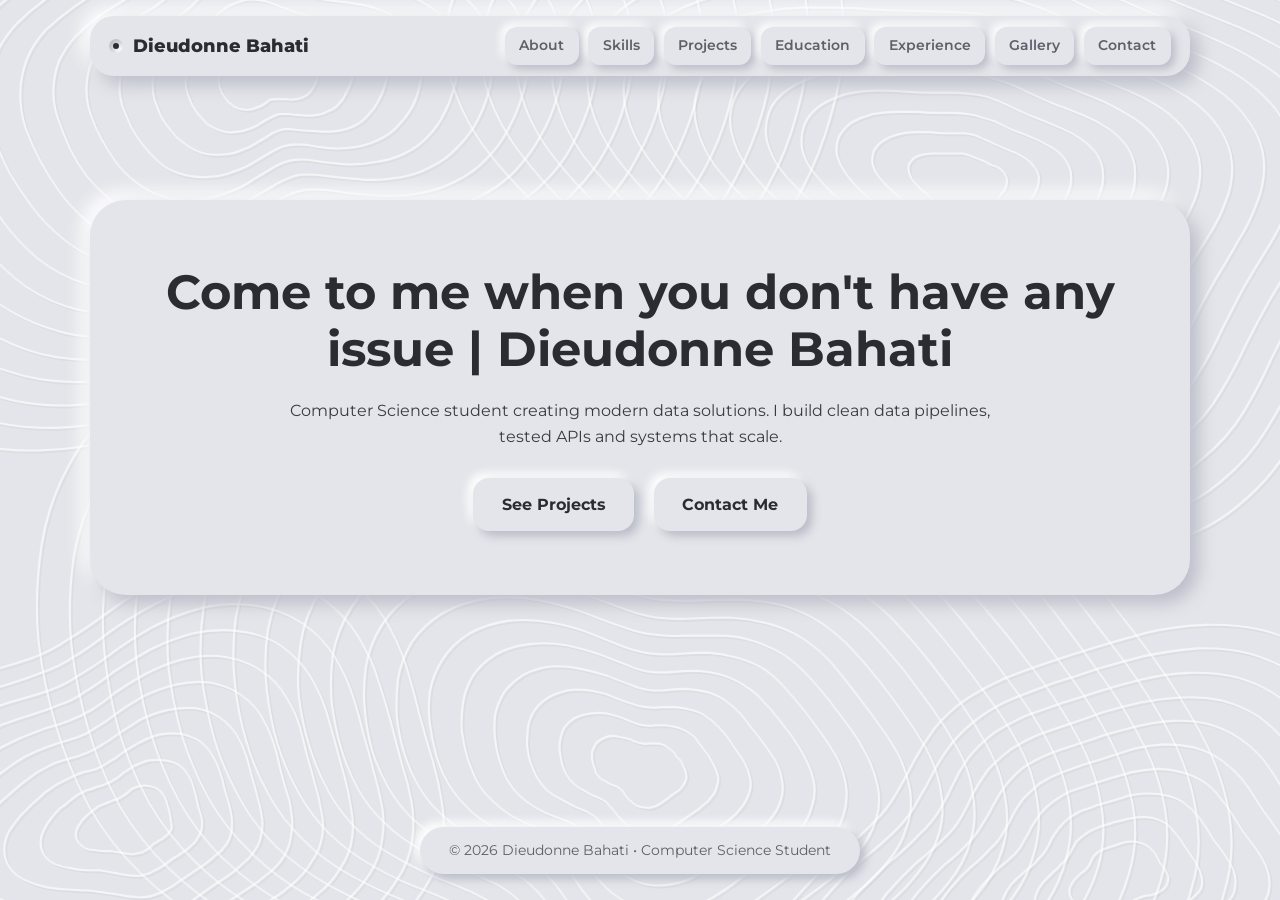
<file: index.html>
<!DOCTYPE html>
<html lang="en">
<head>
  <meta charset="UTF-8" />
  <meta name="viewport" content="width=device-width, initial-scale=1.0" />
  <title>Dieudonne Bahati • Portfolio</title>
  <link rel="preconnect" href="https://fonts.googleapis.com" />
    <link rel="preconnect" href="https://fonts.gstatic.com" crossorigin />
    <link rel="stylesheet" href="https://fonts.googleapis.com/css2?family=Montserrat:wght@400..800&display=swap" />
  <link rel="stylesheet" href="static/styles.css" />
</head>
<body>
  <header class="site-header">
    <div class="container header-inner">
      <a href="#hero" class="logo" aria-label="Dieudonne Bahati home">
        <span class="logo-dot"></span>
        Dieudonne Bahati
      </a>
      <nav class="main-nav" id="mainNav">
        <a href="pages/about.html">About</a>
        <a href="pages/skills.html">Skills</a>
        <a href="pages/projects.html">Projects</a>
        <a href="pages/education.html">Education</a>
        <a href="pages/experience.html">Experience</a>
        <a href="pages/gallery.html">Gallery</a>
        <a href="pages/contact.html">Contact</a>
      </nav>
      <button class="mobile-toggle" id="menuBtn" aria-label="Toggle navigation">
        <svg xmlns="http://www.w3.org/2000/svg" viewBox="0 0 24 24" width="22" height="22" stroke="currentColor" stroke-width="2" stroke-linecap="round" stroke-linejoin="round" fill="none">
          <path d="M3 12h18M3 6h18M3 18h18" />
        </svg>
      </button>
    </div>
  </header>

  <main>
    <section id="hero" class="section hero-section">
      <div class="container">
       <h1>Come to me when you don't have any issue | Dieudonne Bahati</h1>
        <p>Computer Science student creating modern data solutions. I build clean data pipelines, tested APIs and systems that scale.</p>
        <div class="hero-buttons">
          <a href="pages/projects.html" class="btn">See Projects</a>
          <a href="pages/contact.html" class="btn btn-alt">Contact Me</a>
        </div>
      </div>
    </section>
  </main>

  <footer class="site-footer">
    <div class="container">© 2026 Dieudonne Bahati • Computer Science Student</div>
  </footer>

<script src="static/main.js"></script>
</body>
</html>
</file>
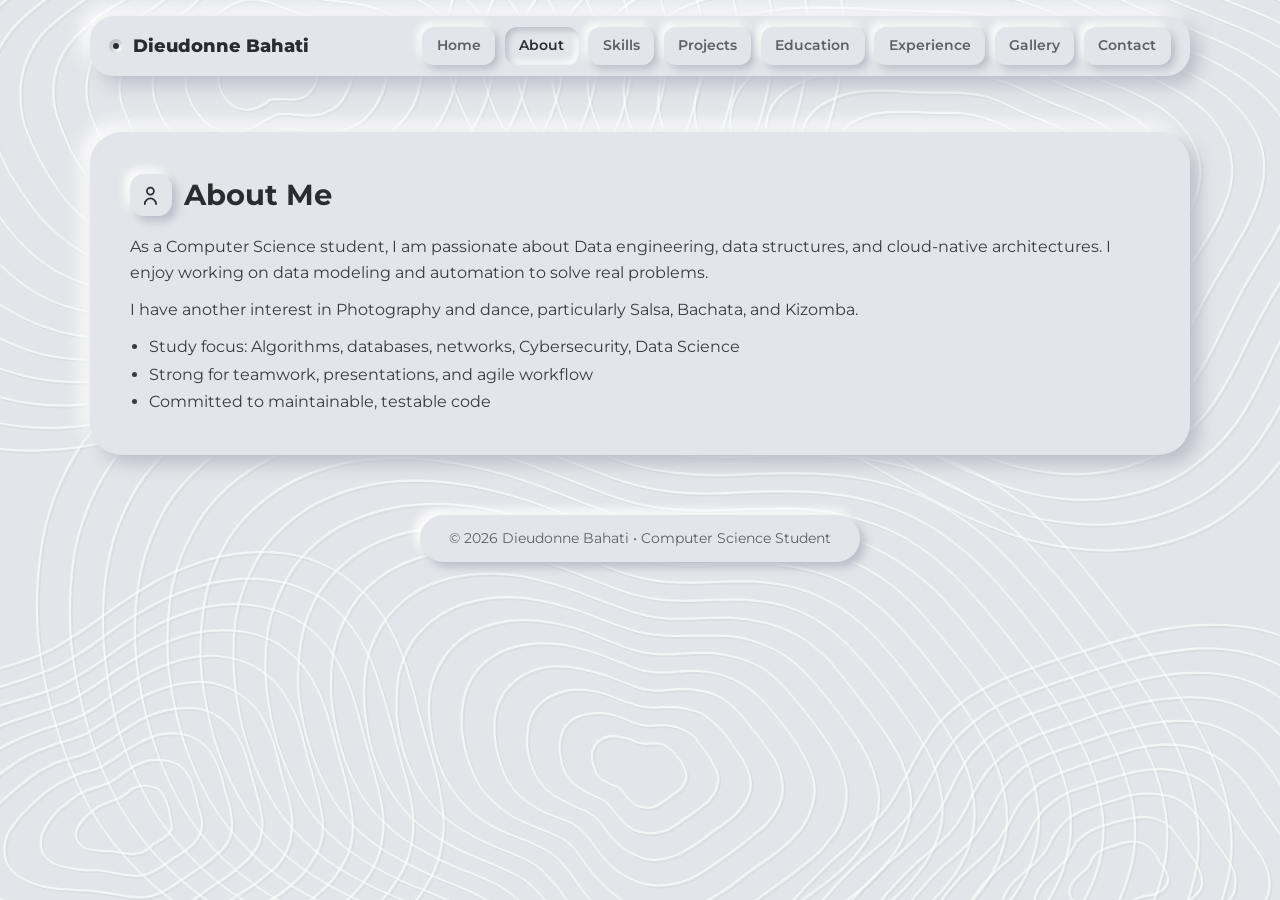
<file: pages/about.html>
<!DOCTYPE html>
<html lang="en">
<head>
    <meta charset="UTF-8">
    <meta name="viewport" content="width=device-width, initial-scale=1.0">
    <title>About</title>
    <link rel="preconnect" href="https://fonts.googleapis.com" />
    <link rel="preconnect" href="https://fonts.gstatic.com" crossorigin />
    <link rel="stylesheet" href="https://fonts.googleapis.com/css2?family=Montserrat:wght@400..800&display=swap" />
    <link rel="stylesheet" href="../static/styles.css" />
</head>
<body>

  <header class="site-header">
    <div class="container header-inner">
      <a href="#hero" class="logo" aria-label="Dieudonne Bahati home">
        <span class="logo-dot"></span>
        Dieudonne Bahati
      </a>
      <nav class="main-nav" id="mainNav">
        <a href="../index.html">Home</a>
        <a href="about.html">About</a>
        <a href="skills.html">Skills</a>
        <a href="projects.html">Projects</a>
        <a href="education.html">Education</a>
        <a href="experience.html">Experience</a>
        <a href="gallery.html">Gallery</a>
        <a href="contact.html">Contact</a>
      </nav>
      <button class="mobile-toggle" id="menuBtn" aria-label="Toggle navigation">
        <svg xmlns="http://www.w3.org/2000/svg" viewBox="0 0 24 24" width="22" height="22" stroke="currentColor" stroke-width="2" stroke-linecap="round" stroke-linejoin="round" fill="none">
          <path d="M3 12h18M3 6h18M3 18h18" />
        </svg>
      </button>
    </div>
  </header>

    <section id="about" class="section">
      <div class="container section-inner">
        <h2><span class="icon-wrapper"><svg viewBox="0 0 24 24" fill="none" stroke="currentColor" stroke-width="2" stroke-linecap="round" stroke-linejoin="round"><circle cx="12" cy="7" r="4" /><path d="M5.5 22a6.5 6.5 0 0113 0" /></svg></span>About Me</h2>
        <p>As a Computer Science student, I am passionate about Data engineering, data structures, and cloud-native architectures. I enjoy working on data modeling and automation to solve real problems.</p>
        <p>I have another interest in Photography and dance, particularly Salsa, Bachata, and Kizomba.</p>
        <ul>
          <li>Study focus: Algorithms, databases, networks, Cybersecurity, Data Science</li>
          <li>Strong for teamwork, presentations, and agile workflow</li>
          <li>Committed to maintainable, testable code</li>
        </ul>
      </div>
    </section>

  <footer class="site-footer">
    <div class="container">© 2026 Dieudonne Bahati • Computer Science Student</div>
  </footer>
<script src="../static/main.js"></script>
</body>
</html>
</file>
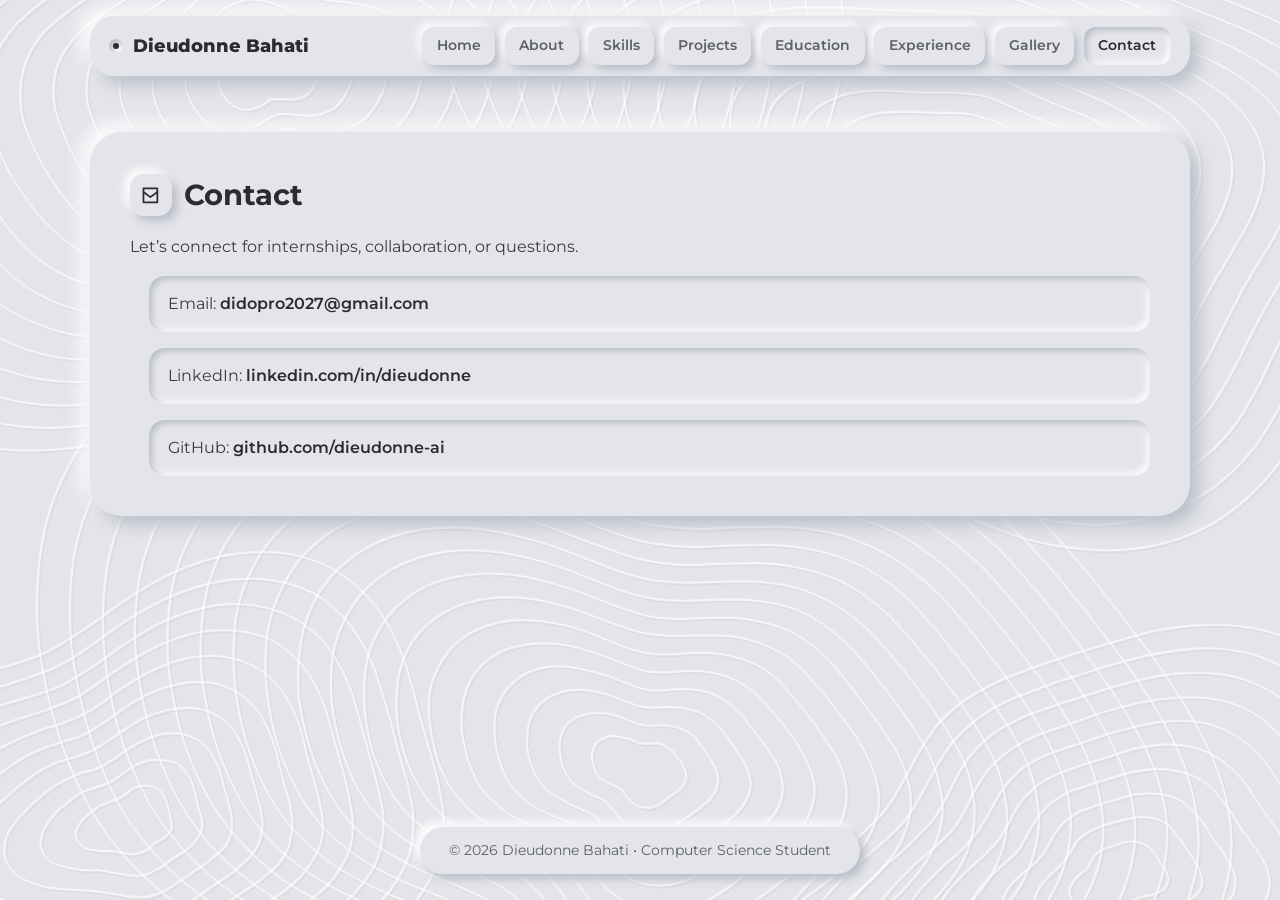
<file: pages/contact.html>
<!DOCTYPE html>
<html lang="en">
<head>
    <meta charset="UTF-8">
    <meta name="viewport" content="width=device-width, initial-scale=1.0">
    <title>Contact</title>
    <link rel="preconnect" href="https://fonts.googleapis.com" />
    <link rel="preconnect" href="https://fonts.gstatic.com" crossorigin />
    <link rel="stylesheet" href="https://fonts.googleapis.com/css2?family=Montserrat:wght@400..800&display=swap" />
    <link rel="stylesheet" href="../static/styles.css" />
</head>
<body>

  <header class="site-header">
    <div class="container header-inner">
      <a href="#hero" class="logo" aria-label="Dieudonne Bahati home">
        <span class="logo-dot"></span>
        Dieudonne Bahati
      </a>
      <nav class="main-nav" id="mainNav">
        <a href="../index.html">Home</a>
        <a href="about.html">About</a>
        <a href="skills.html">Skills</a>
        <a href="projects.html">Projects</a>
        <a href="education.html">Education</a>
        <a href="experience.html">Experience</a>
        <a href="gallery.html">Gallery</a>
        <a href="contact.html">Contact</a>
      </nav>
      <button class="mobile-toggle" id="menuBtn" aria-label="Toggle navigation">
        <svg xmlns="http://www.w3.org/2000/svg" viewBox="0 0 24 24" width="22" height="22" stroke="currentColor" stroke-width="2" stroke-linecap="round" stroke-linejoin="round" fill="none">
          <path d="M3 12h18M3 6h18M3 18h18" />
        </svg>
      </button>
    </div>
  </header>

        <main>
    <section id="contact" class="section contact-section">
      <div class="container section-inner">
        <h2><span class="icon-wrapper"><svg viewBox="0 0 24 24" fill="none" stroke="currentColor" stroke-width="2" stroke-linecap="round" stroke-linejoin="round"><path d="M4 4h16v16H4z" /><path d="M4 8l8 6 8-6" /></svg></span>Contact</h2>
        <p>Let’s connect for internships, collaboration, or questions.</p>
        <ul class="contact-list">
          <li>Email: <a href="mailto:didopro2027@gmail.com">didopro2027@gmail.com</a></li>
          <li>LinkedIn: <a href="https://linkedin.com/in/dieudonne" target="_blank" rel="noopener noreferrer">linkedin.com/in/dieudonne</a></li>
          <li>GitHub: <a href="https://github.com/dieudonne-ai" target="_blank" rel="noopener noreferrer">github.com/dieudonne-ai</a></li>
        </ul>
      </div>
    </section>
  </main>

  <footer class="site-footer">
    <div class="container">© 2026 Dieudonne Bahati • Computer Science Student</div>
  </footer>
<script src="../static/main.js"></script>
</body>
</html>
</file>
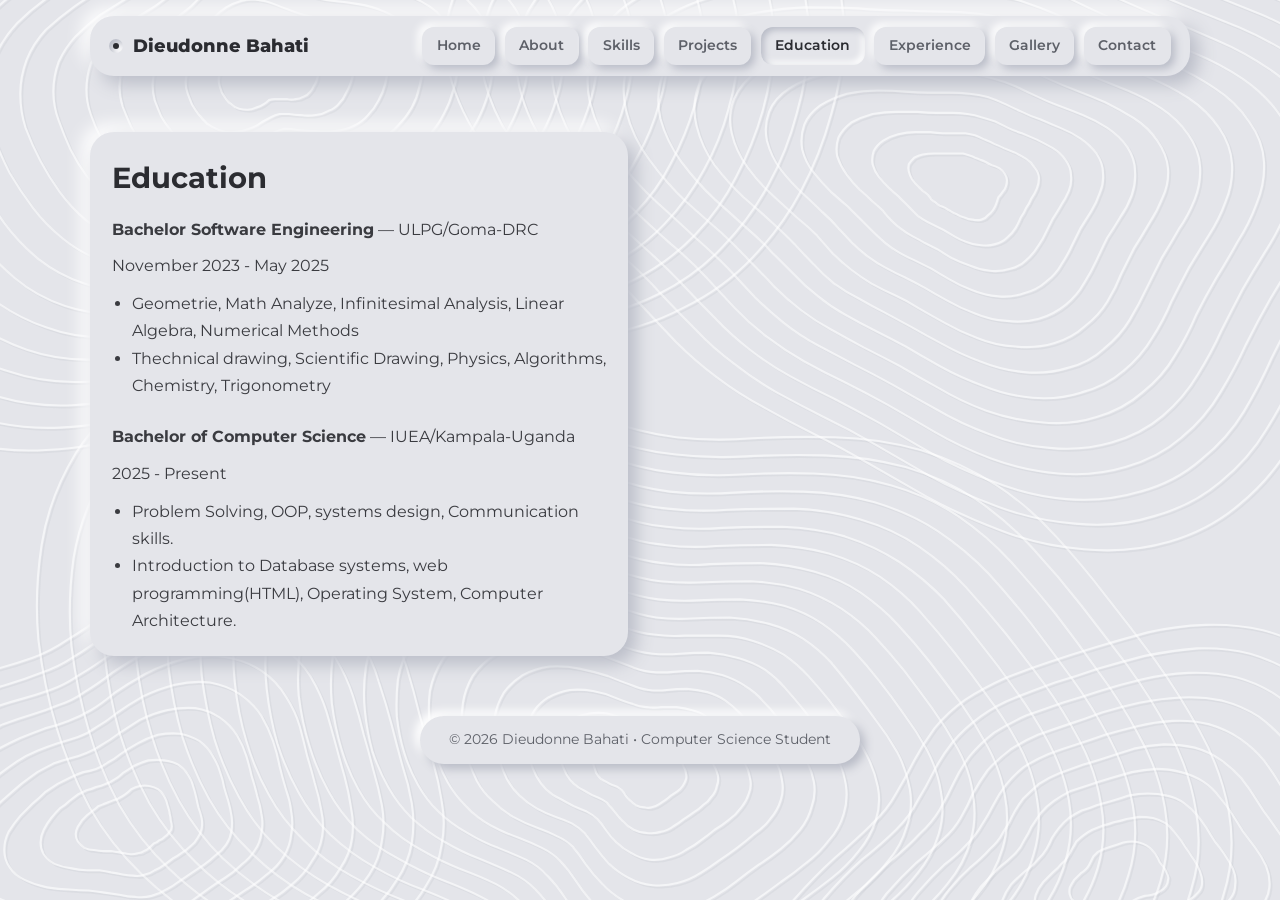
<file: pages/education.html>
<!DOCTYPE html>
<html lang="en">
<head>
    <meta charset="UTF-8">
    <meta name="viewport" content="width=device-width, initial-scale=1.0">
    <title>About</title>
    <link rel="preconnect" href="https://fonts.googleapis.com" />
    <link rel="preconnect" href="https://fonts.gstatic.com" crossorigin />
    <link rel="stylesheet" href="https://fonts.googleapis.com/css2?family=Montserrat:wght@400..800&display=swap" />
    <link rel="stylesheet" href="../static/styles.css" />
</head>
<body class="edu">

  <header class="site-header">
    <div class="container header-inner">
      <a href="#hero" class="logo" aria-label="Dieudonne Bahati home">
        <span class="logo-dot"></span>
        Dieudonne Bahati
      </a>
      <nav class="main-nav" id="mainNav">
        <a href="../index.html">Home</a>
        <a href="about.html">About</a>
        <a href="skills.html">Skills</a>
        <a href="projects.html">Projects</a>
        <a href="education.html">Education</a>
        <a href="experience.html">Experience</a>
        <a href="gallery.html">Gallery</a>
        <a href="contact.html">Contact</a>
      </nav>
      <button class="mobile-toggle" id="menuBtn" aria-label="Toggle navigation">
        <svg xmlns="http://www.w3.org/2000/svg" viewBox="0 0 24 24" width="22" height="22" stroke="currentColor" stroke-width="2" stroke-linecap="round" stroke-linejoin="round" fill="none">
          <path d="M3 12h18M3 6h18M3 18h18" />
        </svg>
      </button>
    </div>
  </header>

    <section id="education" class="section section-alt">
      <div class="container section-inner two-col">
        <div>
          <h2>Education</h2>

          <p><strong>Bachelor Software Engineering</strong> — ULPG/Goma-DRC</p>
          <p>November 2023 - May 2025</p>
          <ul>
            <li>Geometrie, Math Analyze, Infinitesimal Analysis, Linear Algebra, Numerical Methods</li>
            <li>Thechnical drawing, Scientific Drawing, Physics, Algorithms, Chemistry, Trigonometry</li>
          </ul>
          <br>
          <p><strong>Bachelor of Computer Science</strong> — IUEA/Kampala-Uganda</p>
          <p>2025 - Present</p>
          <ul>
            <li>Problem Solving, OOP, systems design, Communication skills.</li>
            <li>Introduction to Database systems, web programming(HTML), Operating System, Computer Architecture.</li>
          </ul>
        </div>
      </div>
    </section>

  <footer class="site-footer">
    <div class="container">© 2026 Dieudonne Bahati • Computer Science Student</div>
  </footer>
<script src="../static/main.js"></script>
</body>
</html>
</file>
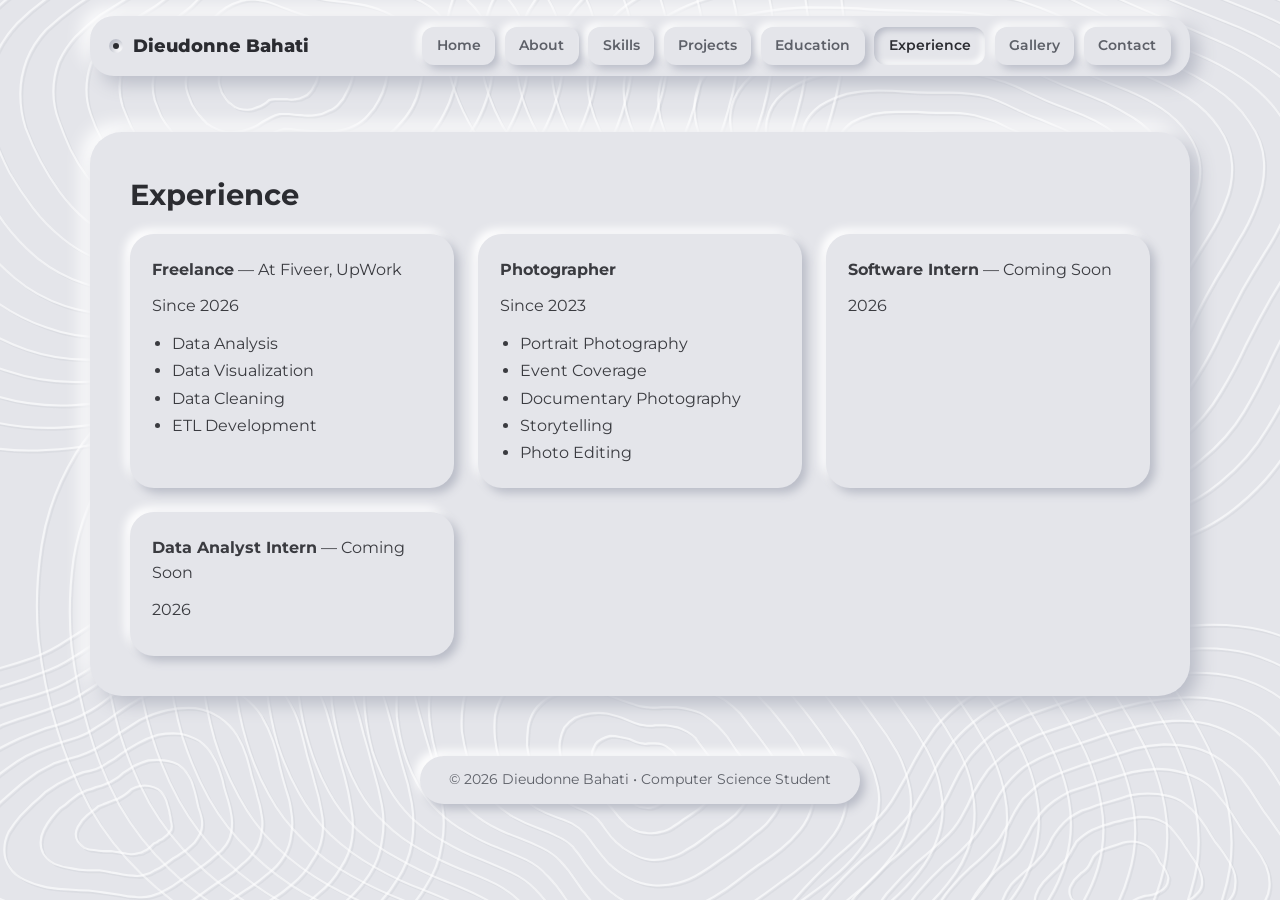
<file: pages/experience.html>
<!DOCTYPE html>
<html lang="en">
<head>
    <meta charset="UTF-8">
    <meta name="viewport" content="width=device-width, initial-scale=1.0">
    <title>About</title>
    <link rel="preconnect" href="https://fonts.googleapis.com" />
    <link rel="preconnect" href="https://fonts.gstatic.com" crossorigin />
    <link rel="stylesheet" href="https://fonts.googleapis.com/css2?family=Montserrat:wght@400..800&display=swap" />
    <link rel="stylesheet" href="../static/styles.css" />
</head>
<body>

  <header class="site-header">
    <div class="container header-inner">
      <a href="#hero" class="logo" aria-label="Dieudonne Bahati home">
        <span class="logo-dot"></span>
        Dieudonne Bahati
      </a>
      <nav class="main-nav" id="mainNav">
        <a href="../index.html">Home</a>
        <a href="about.html">About</a>
        <a href="skills.html">Skills</a>
        <a href="projects.html">Projects</a>
        <a href="education.html">Education</a>
        <a href="experience.html">Experience</a>
        <a href="gallery.html">Gallery</a>
        <a href="contact.html">Contact</a>
      </nav>
      <button class="mobile-toggle" id="menuBtn" aria-label="Toggle navigation">
        <svg xmlns="http://www.w3.org/2000/svg" viewBox="0 0 24 24" width="22" height="22" stroke="currentColor" stroke-width="2" stroke-linecap="round" stroke-linejoin="round" fill="none">
          <path d="M3 12h18M3 6h18M3 18h18" />
        </svg>
      </button>
    </div>
  </header>

    <section id="experience" class="section">
      <div class="container section-inner">
        <h2>Experience</h2>
        <div class="grid-3">
          <article>
          <p><strong>Freelance</strong> — At Fiveer, UpWork</p>
          <p>Since 2026</p>
          <ul>
            <li>Data Analysis</li>
            <li>Data Visualization</li>
            <li>Data Cleaning</li>
            <li>ETL Development</li>
          </ul>
          </article>

          <article>
          <p><strong>Photographer</strong></p>
          <p>Since 2023</p>
          <ul>
            <li>Portrait Photography</li>
            <li>Event Coverage</li>
            <li>Documentary Photography</li>
            <li>Storytelling</li>
            <li>Photo Editing</li>
          </ul>
          </article>

          <article>
          <p><strong>Software Intern</strong> — Coming Soon</p>
          <p>2026</p>
          <ul>
            
          </ul>
          </article>

          <article>
          <p><strong>Data Analyst Intern</strong> — Coming Soon</p>
          <p>2026</p>
          <ul>
            
          </ul>
          </article>
        </div>
      </div>
    </section>

<footer class="site-footer">
    <div class="container">© 2026 Dieudonne Bahati • Computer Science Student</div>
</footer>
<script src="../static/main.js"></script>

</body>
</html>
</file>
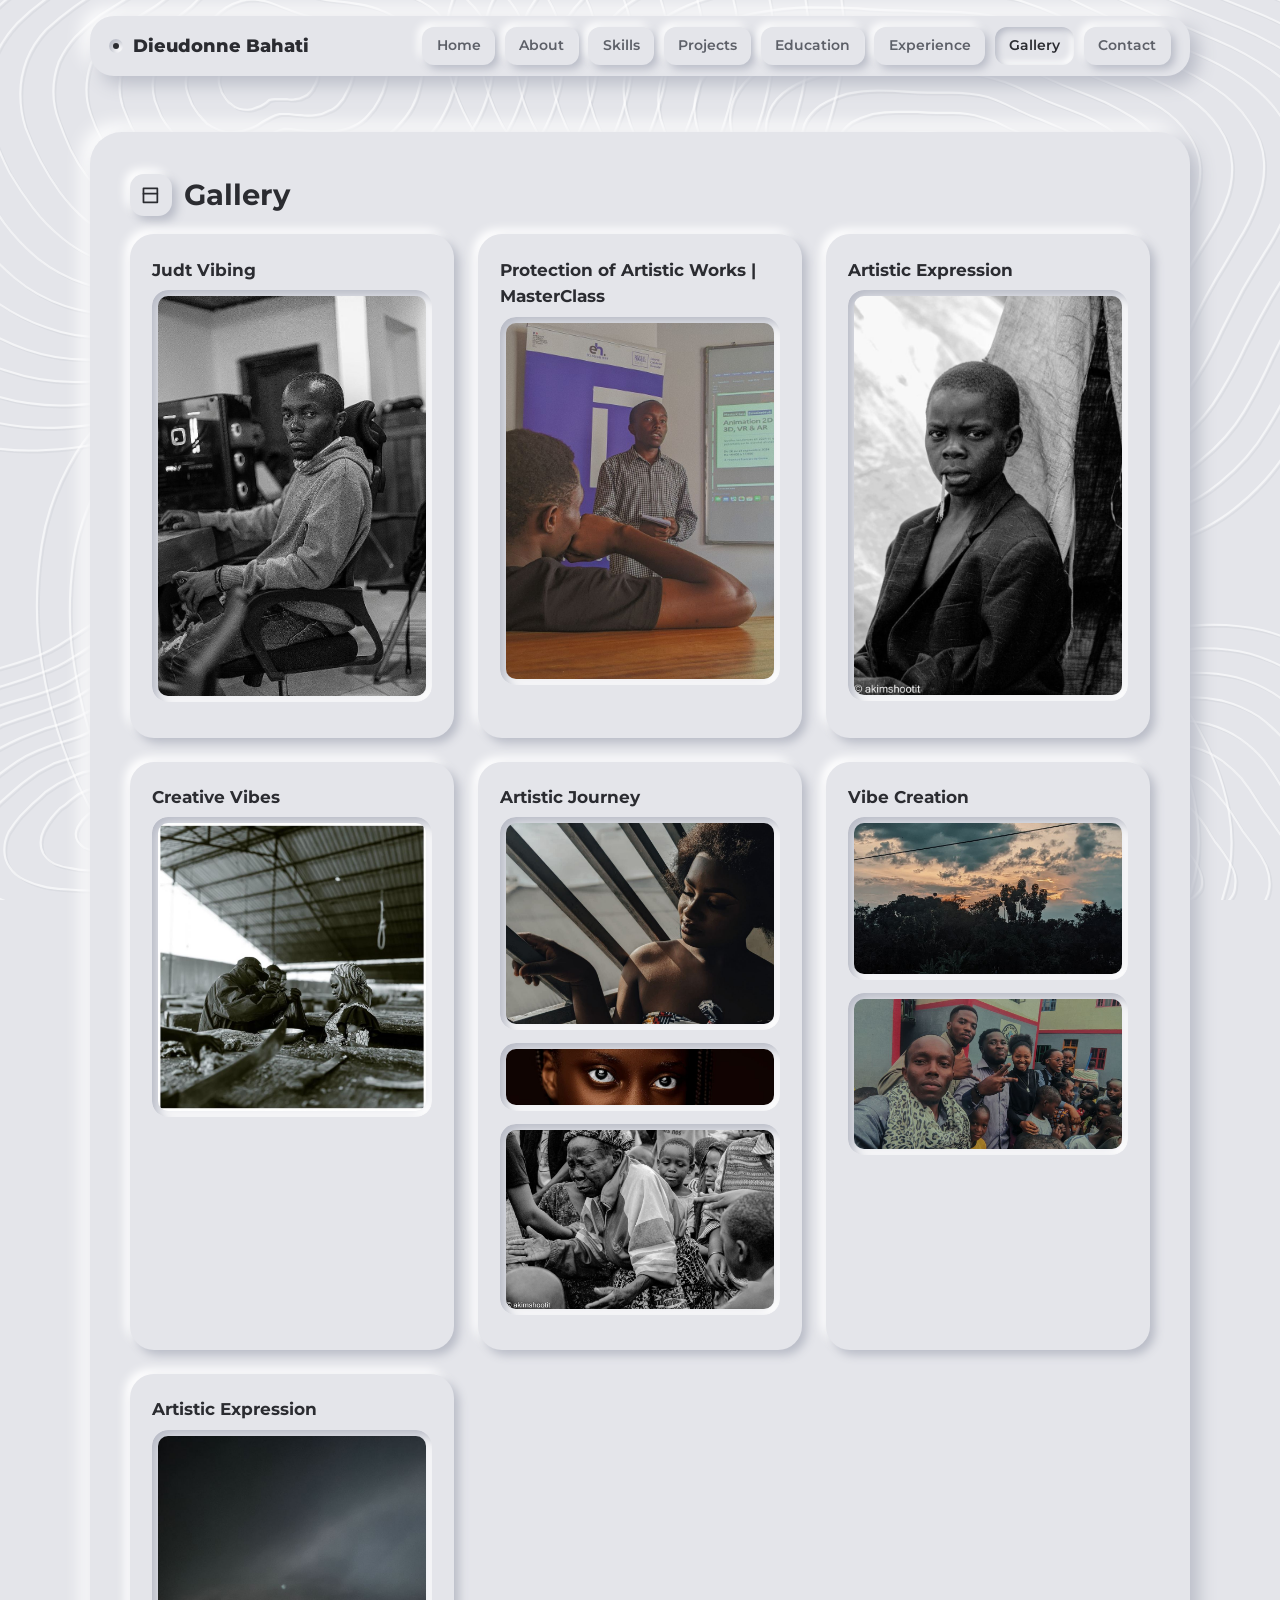
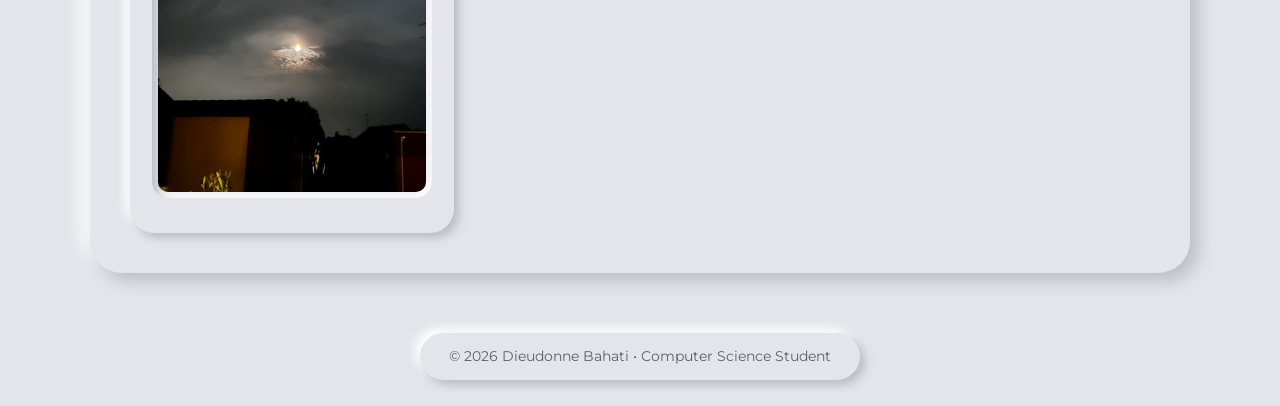
<file: pages/gallery.html>
<!DOCTYPE html>
<html lang="en">
<head>
    <meta charset="UTF-8">
    <meta name="viewport" content="width=device-width, initial-scale=1.0">
    <title>Gallery</title>
    <link rel="preconnect" href="https://fonts.googleapis.com" />
    <link rel="preconnect" href="https://fonts.gstatic.com" crossorigin />
    <link rel="stylesheet" href="https://fonts.googleapis.com/css2?family=Montserrat:wght@400..800&display=swap" />
    <link rel="stylesheet" href="../static/styles.css" />
</head>
<body>

  <header class="site-header">
    <div class="container header-inner">
      <a href="#hero" class="logo" aria-label="Dieudonne Bahati home">
        <span class="logo-dot"></span>
        Dieudonne Bahati
      </a>
      <nav class="main-nav" id="mainNav">
        <a href="../index.html">Home</a>
        <a href="about.html">About</a>
        <a href="skills.html">Skills</a>
        <a href="projects.html">Projects</a>
        <a href="education.html">Education</a>
        <a href="experience.html">Experience</a>
        <a href="gallery.html">Gallery</a>
        <a href="contact.html">Contact</a>
      </nav>
      <button class="mobile-toggle" id="menuBtn" aria-label="Toggle navigation">
        <svg xmlns="http://www.w3.org/2000/svg" viewBox="0 0 24 24" width="22" height="22" stroke="currentColor" stroke-width="2" stroke-linecap="round" stroke-linejoin="round" fill="none">
          <path d="M3 12h18M3 6h18M3 18h18" />
        </svg>
      </button>
    </div>
  </header>

    <section id="projects" class="section">
      <div class="container section-inner">
        <h2><span class="icon-wrapper"><svg viewBox="0 0 24 24" fill="none" stroke="currentColor" stroke-width="2" stroke-linecap="round" stroke-linejoin="round"><path d="M4 4h16v16H4z" /><path d="M4 10h16" /></svg></span>Gallery</h2>
        <div class="grid-3 projects-grid">
          <article class="card">
            <h3>Judt Vibing</h3>
            <img src="../assets/picture/retouch_2024100415103979.jpg" class="project-image" width="667" height="1000" loading="lazy" decoding="async" alt="" />
          </article>
          <article class="card">
            <h3>Protection of Artistic Works | MasterClass</h3>
            <img src="../assets/picture/retouch_2024092116111349.jpg" class="project-image" width="750" height="1000" loading="lazy" decoding="async" alt="" />
          </article>
          <article class="card">
            <h3>Artistic Expression</h3>
            <img src="../assets/picture/IMG-20240503-WA0168.jpg" class="project-image" width="669" height="1000" loading="lazy" decoding="async" alt="" />
          </article>
          <article class="card">
            <h3>Creative Vibes</h3>
            <img src="../assets/picture/0b5949a205874eda9d87aab7e1a47ff0.jpg" class="project-image" width="928" height="1000" loading="lazy" decoding="async" alt="" />
          </article>
          <article class="card">
            <h3>Artistic Journey</h3>
            <img src="../assets/picture/2024032521115767.jpg" class="project-image" width="1000" height="750" loading="lazy" decoding="async" alt="" />
            <img src="../assets/picture/IMG-20250113-WA0122~2.jpg" class="project-image" width="1000" height="212" loading="lazy" decoding="async" alt="" />
            <img src="../assets/picture/IMG-20240503-WA0163.jpg" class="project-image" width="1000" height="669" loading="lazy" decoding="async" alt="" />
          </article>
          <article class="card">
            <h3>Vibe Creation</h3>
            <img src="../assets/picture/2024050520471265.jpg" class="project-image" width="1000" height="563" loading="lazy" decoding="async" alt="" />
            <img src="../assets/picture/2024051017405494.jpg" class="project-image" width="1000" height="563" loading="lazy" decoding="async" alt="" />
          </article>
          <article class="card">
            <h3>Artistic Expression</h3>
            <img src="../assets/picture/IMG-20240818-WA0009.jpg" class="project-image" width="750" height="1000" loading="lazy" decoding="async" alt="" />
          </article>
        </div>
      </div>
    </section>

  <footer class="site-footer">
    <div class="container">© 2026 Dieudonne Bahati • Computer Science Student</div>
  </footer>  
<script src="../static/main.js"></script>

</body>
</html>
</file>
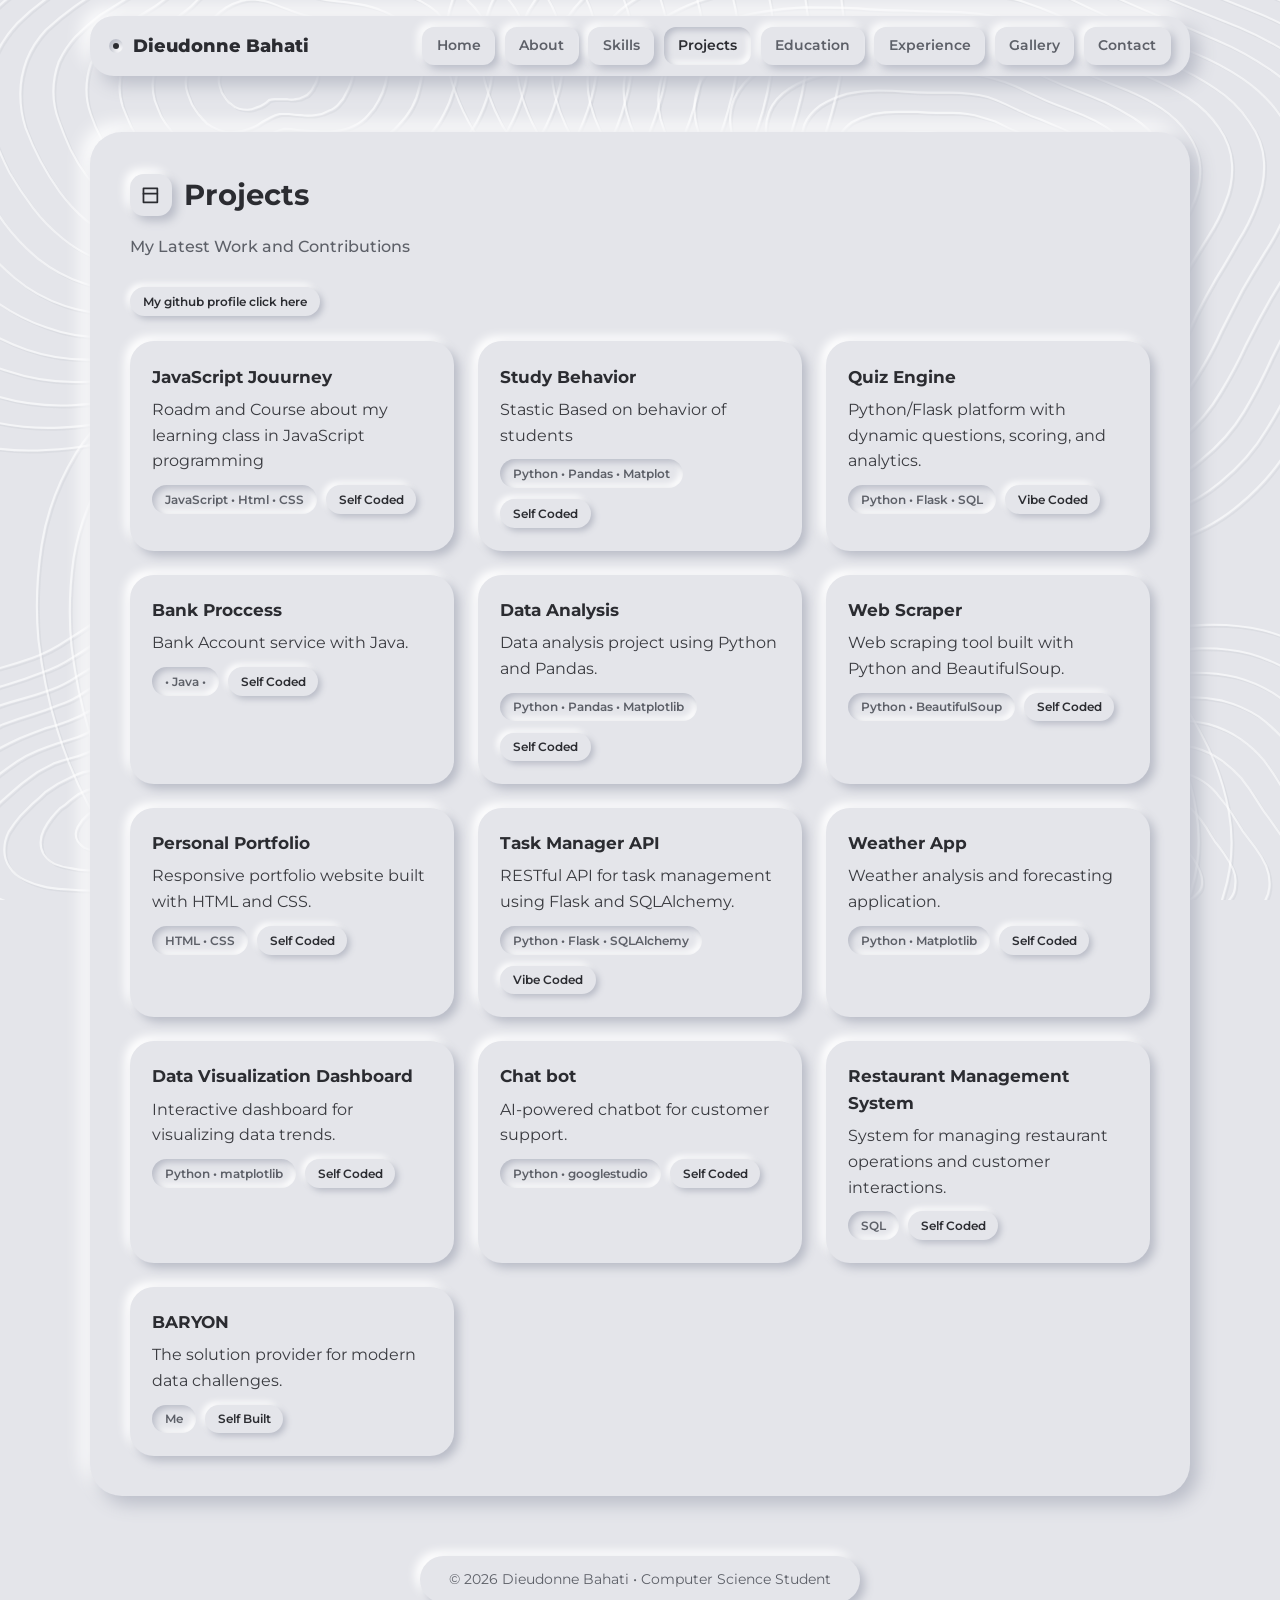
<file: pages/projects.html>
<!DOCTYPE html>
<html lang="en">
<head>
    <meta charset="UTF-8">
    <meta name="viewport" content="width=device-width, initial-scale=1.0">
    <title>Projects</title>
    <link rel="preconnect" href="https://fonts.googleapis.com" />
    <link rel="preconnect" href="https://fonts.gstatic.com" crossorigin />
    <link rel="stylesheet" href="https://fonts.googleapis.com/css2?family=Montserrat:wght@400..800&display=swap" />
    <link rel="stylesheet" href="../static/styles.css" />
</head>
<body>

  <header class="site-header">
    <div class="container header-inner">
      <a href="#hero" class="logo" aria-label="Dieudonne Bahati home">
        <span class="logo-dot"></span>
        Dieudonne Bahati
      </a>
      <nav class="main-nav" id="mainNav">
        <a href="../index.html">Home</a>
        <a href="about.html">About</a>
        <a href="skills.html">Skills</a>
        <a href="projects.html">Projects</a>
        <a href="education.html">Education</a>
        <a href="experience.html">Experience</a>
        <a href="gallery.html">Gallery</a>
        <a href="contact.html">Contact</a>
      </nav>
      <button class="mobile-toggle" id="menuBtn" aria-label="Toggle navigation">
        <svg xmlns="http://www.w3.org/2000/svg" viewBox="0 0 24 24" width="22" height="22" stroke="currentColor" stroke-width="2" stroke-linecap="round" stroke-linejoin="round" fill="none">
          <path d="M3 12h18M3 6h18M3 18h18" />
        </svg>
      </button>
    </div>
  </header>

    <section id="projects" class="section">
      <div class="container section-inner">
        <h2><span class="icon-wrapper"><svg viewBox="0 0 24 24" fill="none" stroke="currentColor" stroke-width="2" stroke-linecap="round" stroke-linejoin="round"><path d="M4 4h16v16H4z" /><path d="M4 10h16" /></svg></span>Projects</h2><h4>My Latest Work and Contributions</h4><a href="https://github.com/dieudonne-ai" target="_blank" rel="noopener noreferrer" style="text-decoration: none;" class="tag-alert">My github profile click here</a>
        <br>
        <br>
        <div class="grid-3 projects-grid">
            <article class="card">
            <h3>JavaScript Jouurney</h3>
            <p>Roadm and Course about my learning class in JavaScript programming</p>
            <span class="tag">JavaScript • Html • CSS</span>
            <span class="tag-alert">Self Coded</span>
          </article>
          <article class="card">
            <h3>Study Behavior</h3>
            <p>Stastic Based on behavior of students</p>
            <span class="tag">Python • Pandas • Matplot</span>
            <span class="tag-alert">Self Coded</span>
          </article>
          <article class="card">
            <h3>Quiz Engine</h3>
            <p>Python/Flask platform with dynamic questions, scoring, and analytics.</p>
            <span class="tag">Python • Flask • SQL</span>
            <span class="tag-alert">Vibe Coded</span>
          </article>
          <article class="card">
            <h3>Bank Proccess</h3>
            <p>Bank Account service with Java.</p>
            <span class="tag"> • Java •</span>
            <span class="tag-alert">Self Coded</span>
          </article>
          <article class="card">
            <h3>Data Analysis</h3>
            <p>Data analysis project using Python and Pandas.</p>
            <span class="tag">Python • Pandas • Matplotlib</span>
            <span class="tag-alert">Self Coded</span>
          </article>
          <article class="card">
            <h3>Web Scraper</h3>
            <p>Web scraping tool built with Python and BeautifulSoup.</p>
            <span class="tag">Python • BeautifulSoup</span>
            <span class="tag-alert">Self Coded</span>
          </article>
          <article class="card">
            <h3>Personal Portfolio</h3>
            <p>Responsive portfolio website built with HTML and CSS.</p>
            <span class="tag">HTML • CSS </span>
            <span class="tag-alert">Self Coded</span>
          </article>
            <article class="card">  
              <h3>Task Manager API</h3>
              <p>RESTful API for task management using Flask and SQLAlchemy.</p>
              <span class="tag">Python • Flask • SQLAlchemy</span>
              <span class="tag-alert">Vibe Coded</span>
            </article>
            <article class="card">
              <h3>Weather App</h3>
              <p>Weather analysis and forecasting application.</p>
              <span class="tag">Python • Matplotlib</span>
              <span class="tag-alert">Self Coded</span>
            </article>
            <article class="card">
              <h3>Data Visualization Dashboard</h3>
              <p>Interactive dashboard for visualizing data trends.</p>
              <span class="tag">Python • matplotlib</span> 
              <span class="tag-alert">Self Coded</span>
            </article>
            <article class="card">
              <h3>Chat bot</h3>
              <p>AI-powered chatbot for customer support.</p>
              <span class="tag">Python • googlestudio</span>
              <span class="tag-alert">Self Coded</span>
            </article>
              <article class="card">
                <h3>Restaurant Management System</h3>
                <p>System for managing restaurant operations and customer interactions.</p>
                <span class="tag">SQL</span>
                <span class="tag-alert">Self Coded</span>
              </article>
            <article class="card">
              <h3>BARYON</h3>
              <p>The solution provider for modern data challenges.</p>
              <span class="tag">Me</span>
              <span class="tag-alert">Self Built</span>
            </article>
        </div>
      </div>
    </section>

  <footer class="site-footer">
    <div class="container">© 2026 Dieudonne Bahati • Computer Science Student</div>
  </footer>    
<script src="../static/main.js"></script>
</body>
</html>
</file>
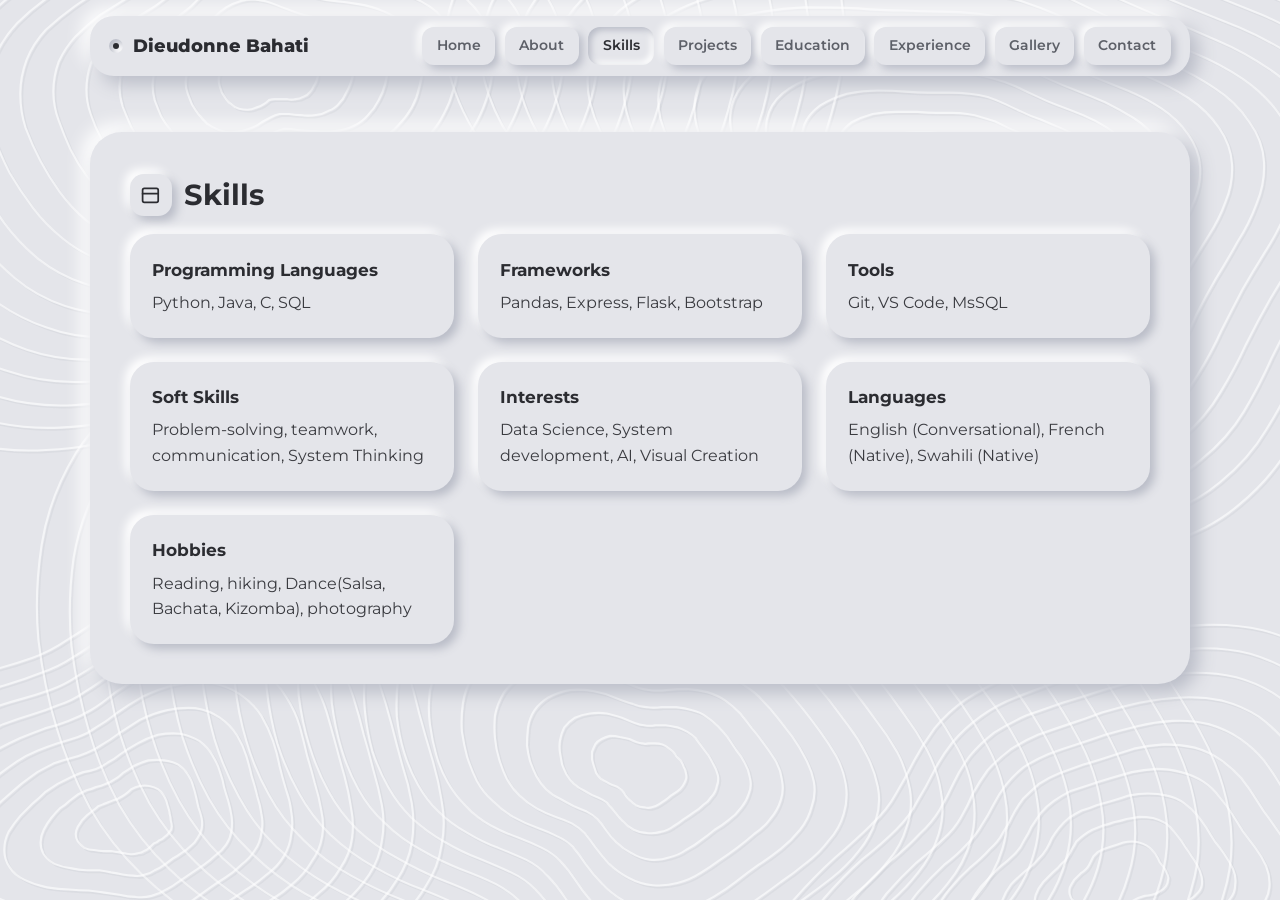
<file: pages/skills.html>
<!DOCTYPE html>
<html lang="en">
<head>
    <meta charset="UTF-8">
    <meta name="viewport" content="width=device-width, initial-scale=1.0">
    <title>Skills</title>
    <link rel="preconnect" href="https://fonts.googleapis.com" />
    <link rel="preconnect" href="https://fonts.gstatic.com" crossorigin />
    <link rel="stylesheet" href="https://fonts.googleapis.com/css2?family=Montserrat:wght@400..800&display=swap" />
    <link rel="stylesheet" href="../static/styles.css" />
</head>
<body>
      <header class="site-header">
    <div class="container header-inner">
      <a href="#hero" class="logo" aria-label="Dieudonne Bahati home">
        <span class="logo-dot"></span>
        Dieudonne Bahati
      </a>
      <nav class="main-nav" id="mainNav">
        <a href="../index.html">Home</a>
        <a href="about.html">About</a>
        <a href="skills.html">Skills</a>
        <a href="projects.html">Projects</a>
        <a href="education.html">Education</a>
        <a href="experience.html">Experience</a>
          <a href="gallery.html">Gallery</a>
        <a href="contact.html">Contact</a>
      </nav>
      <button class="mobile-toggle" id="menuBtn" aria-label="Toggle navigation">
        <svg xmlns="http://www.w3.org/2000/svg" viewBox="0 0 24 24" width="22" height="22" stroke="currentColor" stroke-width="2" stroke-linecap="round" stroke-linejoin="round" fill="none">
          <path d="M3 12h18M3 6h18M3 18h18" />
        </svg>
      </button>
    </div>
  </header>

      <section id="skills" class="section section-alt">
      <div class="container section-inner">
        <h2><span class="icon-wrapper"><svg viewBox="0 0 24 24" fill="none" stroke="currentColor" stroke-width="2" stroke-linecap="round" stroke-linejoin="round"><rect x="3" y="4" width="18" height="16" rx="2" ry="2" /><path d="M3 10h18" /></svg></span>Skills</h2>
        <div class="grid-3">
          <article>
            <h3>Programming Languages</h3>
            <p>Python, Java, C, SQL</p>
          </article>
          <article>
            <h3>Frameworks</h3>
            <p>Pandas, Express, Flask, Bootstrap</p>
          </article>
          <article>
            <h3>Tools</h3>
            <p>Git, VS Code, MsSQL</p>
          </article>
          <article>
            <h3>Soft Skills</h3>
            <p>Problem-solving, teamwork, communication, System Thinking</p>
          </article>
          <article>
            <h3>Interests</h3>
            <p>Data Science, System development, AI, Visual Creation</p>
          </article>
          <article>
            <h3>Languages</h3>
            <p>English (Conversational), French (Native), Swahili (Native)</p>
          </article>
          <article>
            <h3>Hobbies</h3>
            <p>Reading, hiking, Dance(Salsa, Bachata, Kizomba), photography</p>
          </article>
        </div>
      </div>
    </section>

<script src="../static/main.js"></script>

</body>
</html>
</file>
<file: static/styles.css>
/* Neumorphic theme: soft grey surface, light + dark shadows, rounded corners */
:root {
  --bg: #e4e5ea;
  --text: #3a3b40;
  --muted: #5d6068;
  --accent: #2b2c31;
  --light: #ffffff;
  --dark: #b9bcc7;
  --radius: 24px;
  --radius-sm: 16px;
  --raised: 8px 8px 18px var(--dark), -8px -8px 18px var(--light);
  --raised-sm: 5px 5px 10px var(--dark), -5px -5px 10px var(--light);
  --inset: inset 5px 5px 10px var(--dark), inset -5px -5px 10px var(--light);
  --inset-sm: inset 3px 3px 6px var(--dark), inset -3px -3px 6px var(--light);
  --max: 1100px;
}

* { box-sizing: border-box; margin: 0; padding: 0; }

html { scroll-behavior: smooth; }

body {
  font-family: "Montserrat", "Segoe UI", sans-serif;
  color: var(--text);
  background: var(--bg);
  min-height: 100vh;
  display: flex;
  flex-direction: column;
  line-height: 1.6;
}

/* Fixed layer instead of background-attachment: fixed, which repaints on every scroll */
body::before {
  content: "";
  position: fixed;
  inset: 0;
  z-index: -1;
  background: url("../assets/topo.svg") center / cover no-repeat;
  pointer-events: none;
}

main { flex: 1; }

.container {
  width: min(92%, var(--max));
  margin-inline: auto;
}

/* ---------- Header ---------- */
.site-header {
  position: sticky;
  top: 0;
  z-index: 50;
  padding: 1rem 0;
}

.header-inner {
  display: flex;
  justify-content: space-between;
  align-items: center;
  gap: 1rem;
  padding: 0.7rem 1.2rem;
  background: var(--bg);
  border-radius: var(--radius);
  box-shadow: var(--raised);
}

.logo {
  display: inline-flex;
  align-items: center;
  gap: 0.6rem;
  color: var(--accent);
  font-weight: 800;
  text-decoration: none;
  font-size: 1.1rem;
  white-space: nowrap;
}

.logo-dot {
  width: 14px;
  height: 14px;
  border-radius: 50%;
  background: var(--bg);
  box-shadow: var(--inset-sm);
  position: relative;
}

.logo-dot::after {
  content: "";
  position: absolute;
  inset: 4px;
  border-radius: 50%;
  background: var(--accent);
}

.main-nav {
  display: flex;
  gap: 0.6rem;
  flex-wrap: wrap;
  justify-content: flex-end;
}

.main-nav a {
  color: var(--muted);
  text-decoration: none;
  font-weight: 600;
  font-size: 0.85rem;
  padding: 0.5rem 0.9rem;
  border-radius: 12px;
  background: var(--bg);
  box-shadow: 4px 4px 8px var(--dark), -4px -4px 8px var(--light);
  transition: box-shadow 0.2s ease, color 0.2s ease;
}

.main-nav a:hover { color: var(--accent); }

.main-nav a:active,
.main-nav a.active {
  color: var(--accent);
  box-shadow: var(--inset-sm);
}

.mobile-toggle {
  display: none;
  border: 0;
  background: var(--bg);
  color: var(--accent);
  width: 44px;
  height: 44px;
  border-radius: 14px;
  cursor: pointer;
  place-items: center;
  box-shadow: var(--raised-sm);
}

.mobile-toggle:active { box-shadow: var(--inset-sm); }

/* ---------- Sections ---------- */
.section { padding: 40px 0 60px; }

.hero-section {
  min-height: 70vh;
  display: grid;
  place-items: center;
  text-align: center;
}

.hero-section .container {
  background: var(--bg);
  border-radius: 36px;
  box-shadow: var(--raised);
  padding: clamp(2rem, 6vw, 4rem) clamp(1.2rem, 5vw, 3.5rem);
}

.hero-section h1 {
  font-size: clamp(1.8rem, 5.5vw, 3rem);
  line-height: 1.2;
  margin-bottom: 1.2rem;
  color: var(--accent);
}

.hero-section p {
  max-width: 740px;
  margin: 0 auto 1.8rem;
}

.hero-buttons {
  display: flex;
  justify-content: center;
  gap: 1.2rem;
  flex-wrap: wrap;
}

.btn,
.btn-alt {
  display: inline-block;
  border-radius: var(--radius-sm);
  font-weight: 700;
  text-decoration: none;
  padding: 0.85rem 1.8rem;
  color: var(--accent);
  background: var(--bg);
  box-shadow: var(--raised-sm);
  transition: box-shadow 0.2s ease, transform 0.2s ease;
}

.btn:hover,
.btn-alt:hover { transform: translateY(-2px); }

.btn:active,
.btn-alt:active {
  transform: none;
  box-shadow: var(--inset-sm);
}

.section-inner {
  max-width: var(--max);
  margin-inline: auto;
}

/* A section's content sits on a raised panel */
.section-inner:not(.two-col) {
  background: var(--bg);
  border-radius: 32px;
  box-shadow: var(--raised);
  padding: clamp(1.4rem, 4vw, 2.5rem);
}

h2 {
  font-size: 1.8rem;
  margin-bottom: 1rem;
  color: var(--accent);
  display: flex;
  align-items: center;
  gap: 0.8rem;
}

h3 {
  font-size: 1.05rem;
  color: var(--accent);
}

h4 {
  font-weight: 500;
  color: var(--muted);
  margin-bottom: 1rem;
}

.icon-wrapper {
  display: inline-flex;
  align-items: center;
  justify-content: center;
  width: 2.6rem;
  height: 2.6rem;
  padding: 0.65rem;
  border-radius: 14px;
  color: var(--accent);
  background: var(--bg);
  box-shadow: var(--raised-sm);
}

.icon-wrapper svg { width: 100%; height: 100%; }

p,
li { color: var(--text); }

p + p { margin-top: 0.7rem; }

ul {
  margin-top: 0.7rem;
  list-style: disc outside;
  padding-left: 1.2rem;
  line-height: 1.7;
}

/* ---------- Grids and cards ---------- */
.grid-3 {
  display: grid;
  grid-template-columns: repeat(3, minmax(0, 1fr));
  gap: 1.5rem;
}

.grid-3 > article,
.two-col > div {
  background: var(--bg);
  border-radius: var(--radius);
  box-shadow: var(--raised);
  padding: 1.4rem;
}

.grid-3 > article h3 { margin-bottom: 0.4rem; }

.two-col {
  display: grid;
  grid-template-columns: repeat(2, minmax(0, 1fr));
  gap: 1.5rem;
}

/* The inner cards already carry their own raised look; flatten the nested panel */
.projects-grid .card,
.section-inner .grid-3 > article { box-shadow: var(--raised-sm); }

.card h3 { margin-bottom: 0.5rem; }

.project-image {
  display: block;
  width: 100%;
  border-radius: var(--radius-sm);
  height: auto;
  object-fit: cover;
  margin-bottom: 0.8rem;
  padding: 6px;
  background: var(--bg);
  box-shadow: var(--inset);
}

/* ---------- Tags ---------- */
.tag,
.tag-alert {
  display: inline-block;
  margin-top: 0.7rem;
  margin-right: 0.3rem;
  padding: 0.3rem 0.8rem;
  border-radius: 999px;
  font-size: 0.75rem;
  font-weight: 600;
  text-decoration: none;
  background: var(--bg);
  color: var(--muted);
}

.tag { box-shadow: var(--inset-sm); }

.tag-alert {
  color: var(--accent);
  box-shadow: 3px 3px 6px var(--dark), -3px -3px 6px var(--light);
}

a.tag-alert:active { box-shadow: var(--inset-sm); }

/* ---------- Contact ---------- */
.contact-list {
  list-style: none;
  margin-top: 1rem;
  display: grid;
  gap: 1rem;
}

.contact-list li {
  padding: 0.9rem 1.2rem;
  border-radius: var(--radius-sm);
  background: var(--bg);
  box-shadow: var(--inset-sm);
}

.contact-list a {
  color: var(--accent);
  font-weight: 600;
  text-decoration: none;
}

.contact-list a:hover { text-decoration: underline; }

/* ---------- Footer ---------- */
.site-footer {
  padding: 0 0 1.6rem;
  text-align: center;
  color: var(--muted);
  font-size: 0.85rem;
}

.site-footer .container {
  width: fit-content;
  max-width: 92%;
  padding: 0.8rem 1.8rem;
  border-radius: 999px;
  background: var(--bg);
  box-shadow: var(--raised-sm);
}

/* ---------- Responsive ---------- */
@media (max-width: 920px) {
  .grid-3,
  .two-col { grid-template-columns: 1fr; }

  .header-inner { position: relative; }

  .main-nav {
    position: absolute;
    top: calc(100% + 0.8rem);
    right: 0;
    flex-direction: column;
    flex-wrap: nowrap;
    gap: 0.7rem;
    padding: 1rem;
    min-width: 180px;
    background: var(--bg);
    border-radius: var(--radius);
    box-shadow: var(--raised);
    opacity: 0;
    visibility: hidden;
    transform: translateY(-8px);
    transition: opacity 0.2s ease, transform 0.2s ease, visibility 0.2s;
  }

  .main-nav.open {
    opacity: 1;
    visibility: visible;
    transform: none;
  }

  .main-nav a { display: block; }

  .mobile-toggle { display: grid; }
}
</file>
